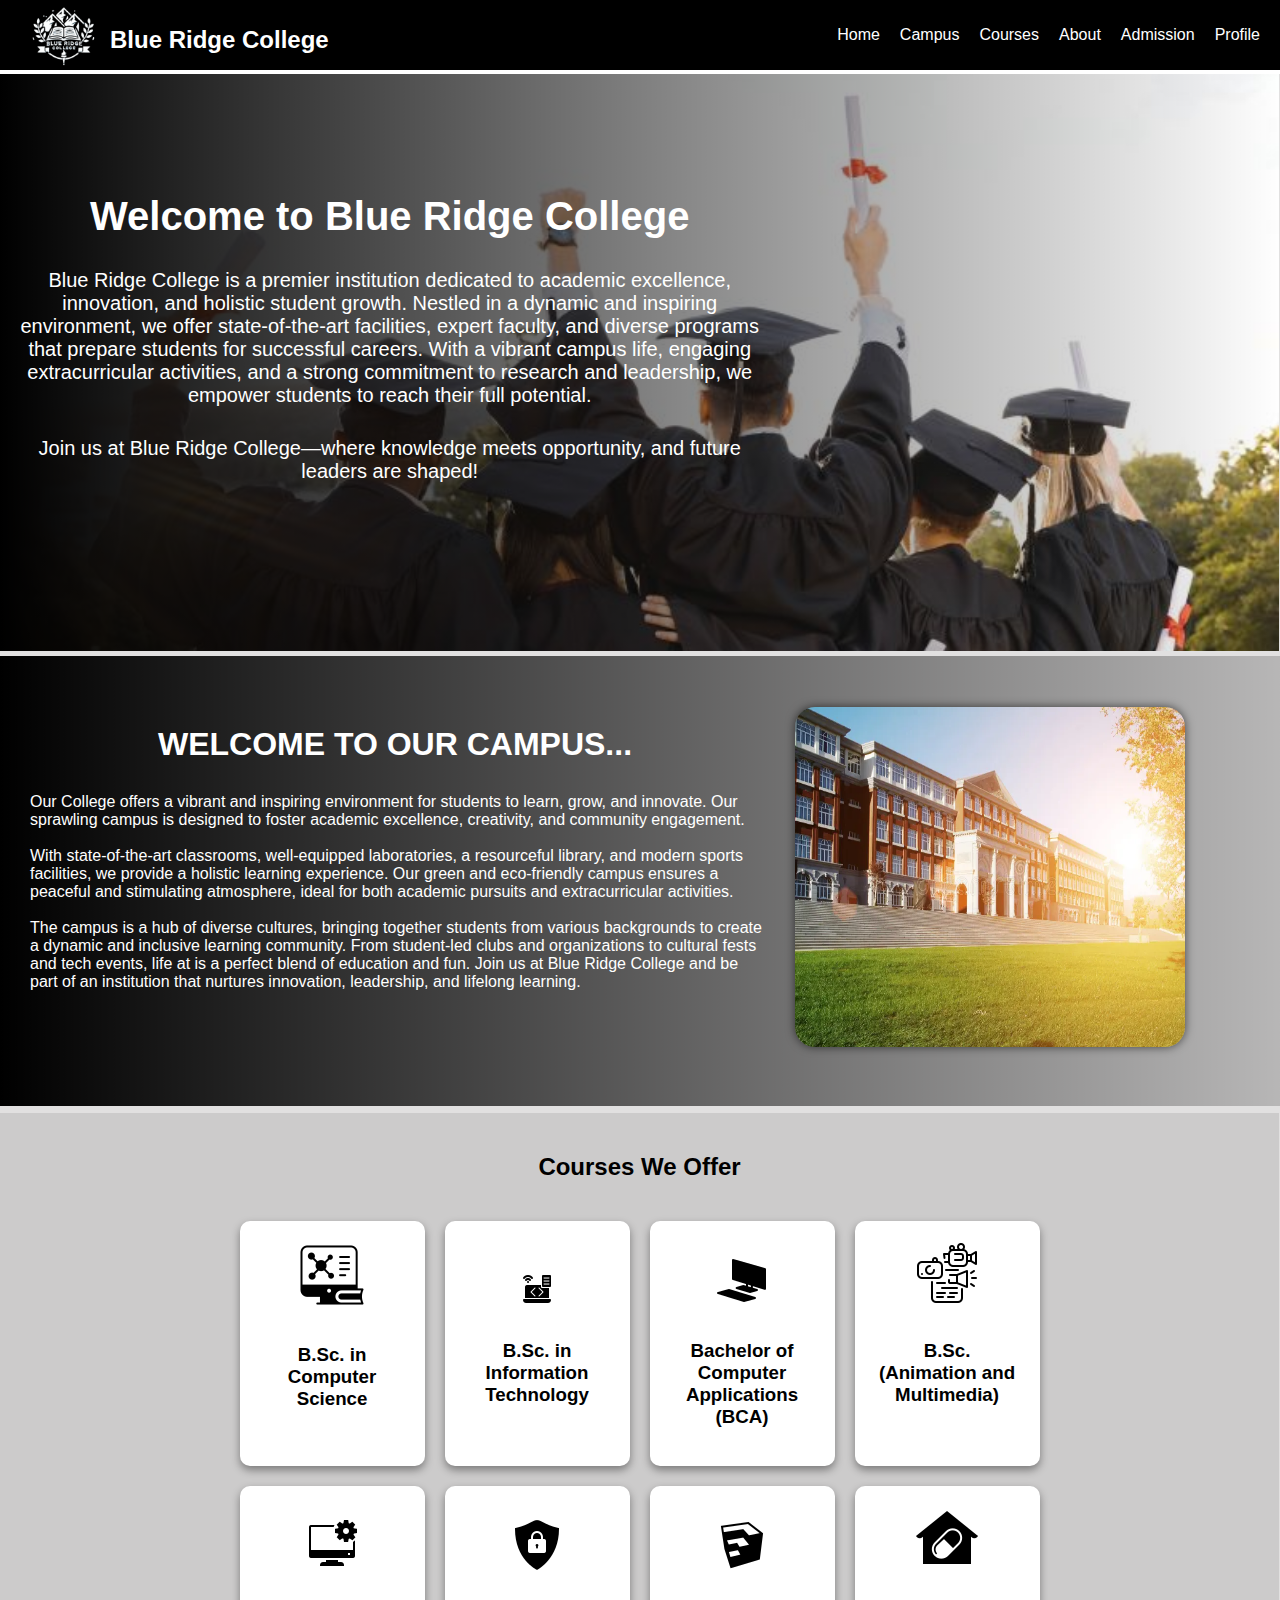
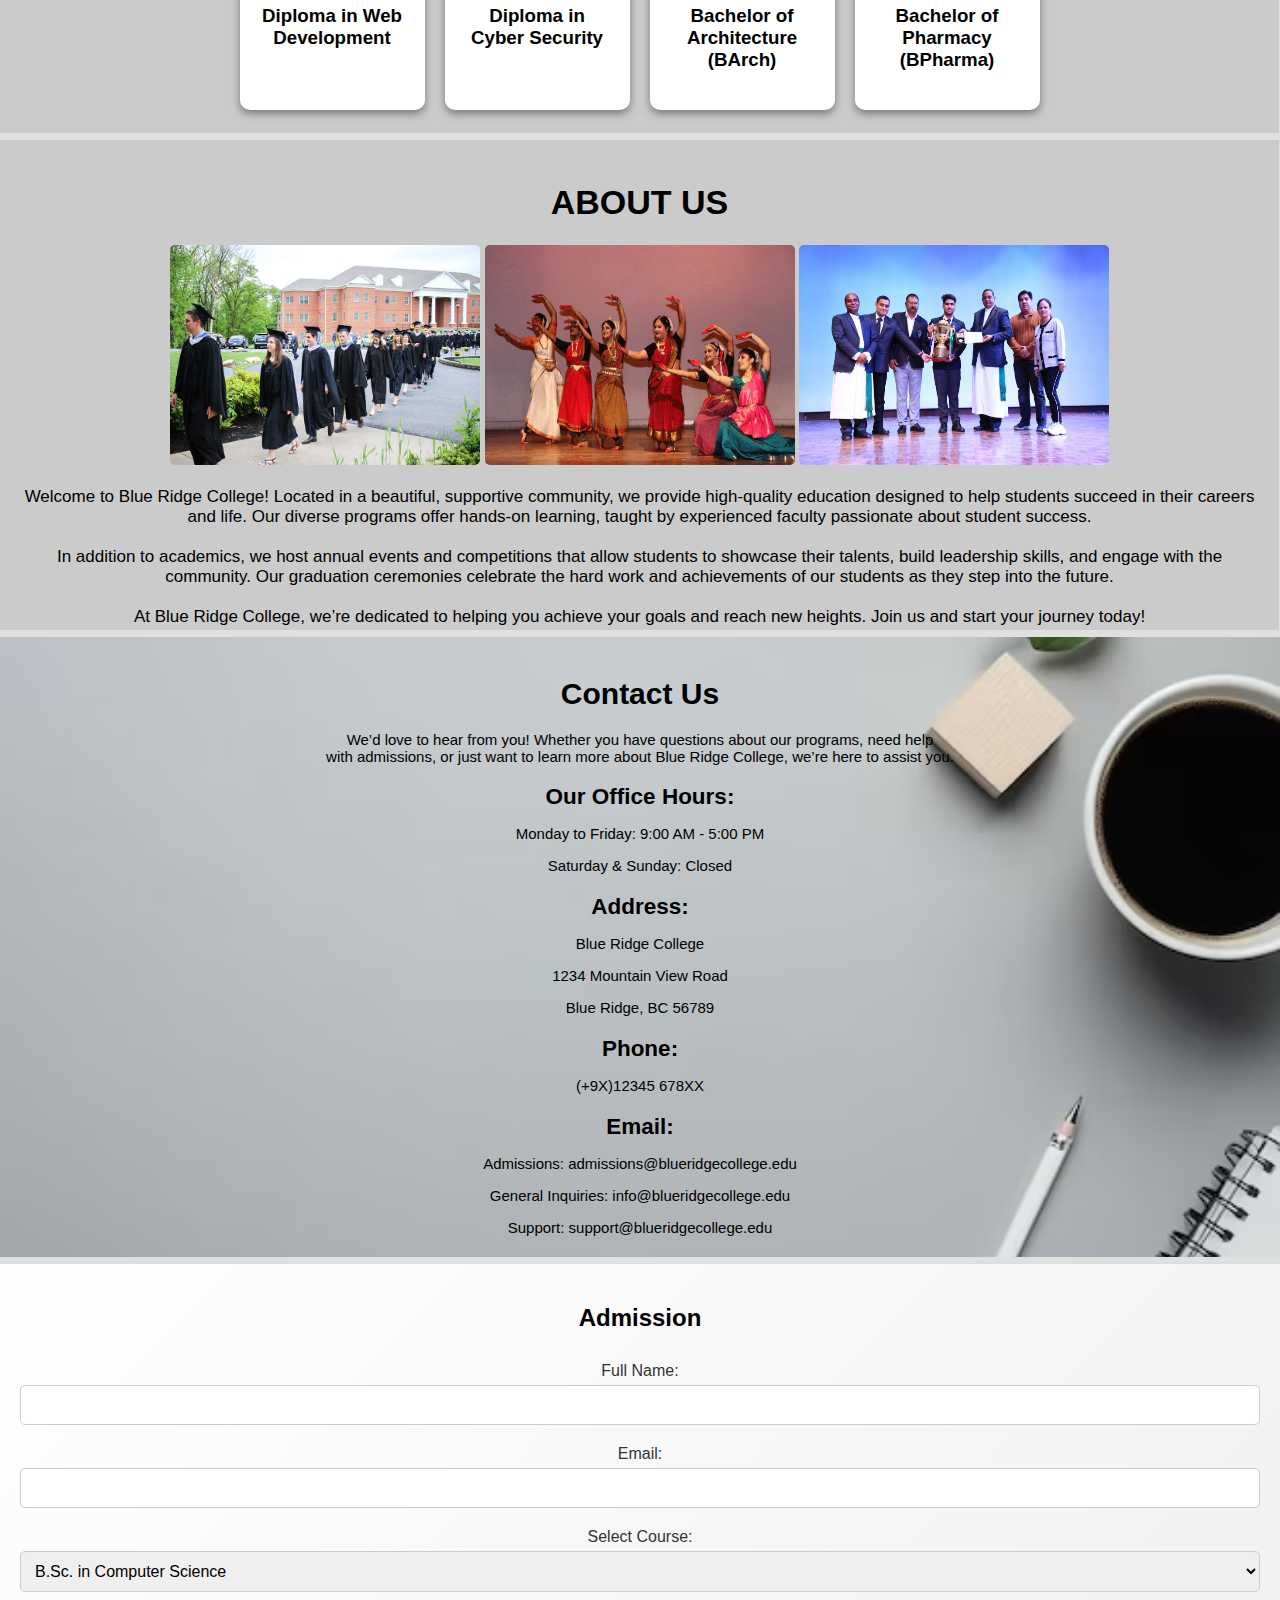
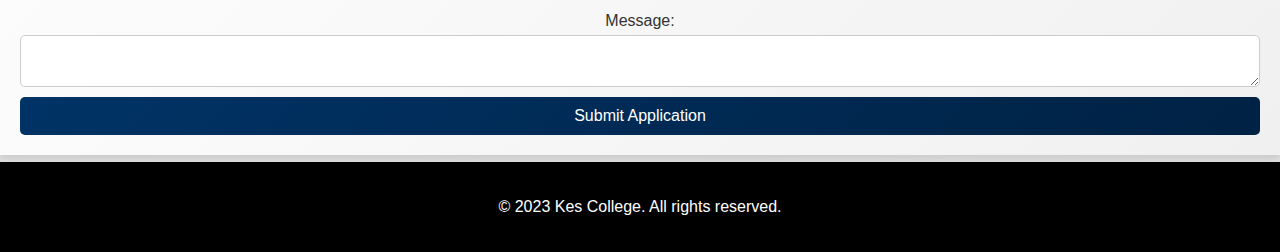
<file: index.html>
<!DOCTYPE html>
<html lang="en">
<head>
  <meta charset="UTF-8">
  <meta name="viewport" content="width=device-width, initial-scale=1.0">
  <title>Blue Ridge College</title>
  <link rel="stylesheet" href="styles.css">
</head>
<body>
  <!-- Navbar -->
  <nav>
    <div class="logo">
<img src="logo.png" height="90px" width="90px">
<p>Blue Ridge College<p></div>
    <ul>
      <li><a href="#home">Home</a></li>
 <li><a href="#Campus">Campus</a></li>
      <li><a href="#courses">Courses</a></li>
      <li><a href="#about">About</a></li>

<li><a href="#admission">Admission</a></li>
      <li><a href="profile.html">Profile</a></li>
      
    </ul>
  </nav>

  <!-- Home Section -->
  <section id="home" class="home">
  <div class="size"> <h1> Welcome to Blue Ridge College</h1>
<p>Blue Ridge College is a premier institution dedicated to academic excellence, innovation, and holistic student growth. Nestled in a dynamic and inspiring environment, we offer state-of-the-art facilities, expert faculty, and diverse programs that prepare students for successful careers. With a vibrant campus life, engaging extracurricular activities, and a strong commitment to research and leadership, we empower students to reach their full potential.</p>

<p>Join us at Blue Ridge College—where knowledge meets opportunity, and future leaders are shaped!</p></div>
     </section>
 <section id="Campus" class="read">
<h1>WELCOME TO OUR CAMPUS...</h1>
        <p>Our College offers a vibrant and inspiring environment for students to learn, grow, and innovate. Our sprawling campus is designed to foster academic excellence, creativity, and community engagement.<br>
<br>
With state-of-the-art classrooms, well-equipped laboratories, a resourceful library, and modern sports facilities, we provide a holistic learning experience. Our green and eco-friendly campus ensures a peaceful and stimulating atmosphere, ideal for both academic pursuits and extracurricular activities.<br><br>

The campus is a hub of diverse cultures, bringing together students from various backgrounds to create a dynamic and inclusive learning community. From student-led clubs and organizations to cultural fests and tech events, life at  is a perfect blend of education and fun.

Join us at Blue Ridge College and be part of an institution that nurtures innovation, leadership, and lifelong learning.</p>
<img src="campus.webp" height="340px" width="390px">
</section>

  <!-- Courses Section -->
   <section id="courses" class="courses">
        <h2>Courses We Offer</h2>
        <div class="course-grid">
            <div class="course">
                <a href="bsccs.html">
                    <div class="icon"><img src="course1.png"></div>
                    <h3>B.Sc. in Computer Science</h3>
                </a>
            </div>
            <div class="course">
                <a href="overview.html">
                    <div class="icon"><img src="course2.png"></div>
                    <h3>B.Sc. in Information Technology</h3>
                </a>
            </div>
            <div class="course">
                <a href="bca.html">
                    <div class="icon"><img src="course3.png"></div>
                    <h3>Bachelor of Computer Applications (BCA)</h3>
                </a>
            </div>
            <div class="course">
                <a href="bscam.html">
                    <div class="icon"><img src="course4.png"></div>
                    <h3>B.Sc. (Animation and Multimedia)</h3>
                </a>
            </div>
            <div class="course">
                <a href="webdev.html">
                    <div class="icon"><img src="course5.png"></div>
                    <h3>Diploma in Web Development</h3>
                </a>
            </div>
            <div class="course">
                <a href="cyber.html">
                    <div class="icon"><img src="course6.png"></div>
                    <h3>Diploma in Cyber Security</h3>
                </a>
            </div>
 <div class="course">
                <a href="barch.html">
                    <div class="icon"><img src="course7.png"></div>
                    <h3>Bachelor of Architecture (BArch)</h3>
                </a>
            </div>

 <div class="course">
                <a href="bpharma.html">
                    <div class="icon"><img src="course8.png"></div>
                    <h3>Bachelor of Pharmacy (BPharma)</h3>
                </a>
            </div>

        </div>
    </section>


  <!-- About Section -->
  <section id="about" class="about">
<h1>
ABOUT US</h1>
<img src="image1.jpg" height="220px" width="310px">
<img src="image3.webp" height="220px" width="310px">
<img src="image2.jpg" height="220px" width="310px">
   
        <p>Welcome to Blue Ridge College! Located in a beautiful, supportive community, we provide high-quality education designed to help students succeed in their careers and life. Our diverse programs offer hands-on learning, taught by experienced faculty passionate about student success.<br><br>

In addition to academics, we host annual events and competitions that allow students to showcase their talents, build leadership skills, and engage with the community. Our graduation ceremonies celebrate the hard work and achievements of our students as they step into the future.<br><br>

At Blue Ridge College, we’re dedicated to helping you achieve your goals and reach new heights. Join us and start your journey today!
<br>
</p>

  </section>
 <section class="contact-section">
        <div class="container">
            <h1>Contact Us</h1>
            <p>We’d love to hear from you! Whether you have questions about our programs, need help <br>with admissions, or just want to learn more about Blue Ridge College, we’re here to assist you.</p>
            
            <div class="contact-info">
                <h2>Our Office Hours:</h2>
                <p>Monday to Friday: 9:00 AM - 5:00 PM</p>
                <p>Saturday & Sunday: Closed</p>
            </div>

            <div class="contact-info">
                <h2>Address:</h2>
                <p>Blue Ridge College</p>
                <p>1234 Mountain View Road</p>
                <p>Blue Ridge, BC 56789</p>
            </div>

            <div class="contact-info">
                <h2>Phone:</h2>
                <p>(+9X)12345 678XX</p>
            </div>

            <div class="contact-info">
                <h2>Email:</h2>
                <p>Admissions: admissions@blueridgecollege.edu</p>
                <p>General Inquiries: info@blueridgecollege.edu</p>
                <p>Support: support@blueridgecollege.edu</p>
            </div>

                    </div>
    </section>
  <!-- Admission Form -->
    <section id="admission" class="admission">
            <h2>Admission</h2>
            <form>
                <label for="name">Full Name:</label>
                <input type="text" id="name" name="name" required>
                <label for="email">Email:</label>
                <input type="email" id="email" name="email" required>
                <label for="course">Select Course:</label>
                <select id="course" name="course" required>
                    <option>B.Sc. in Computer Science</option>
                    <option>B.Sc. in Information Technology</option>
                    <option>Bachelor of Computer Applications(BCA)</option>
                    <option>B.Sc. (Animation and MultimediaP</option>
                    <option>Diploma in Web Development</option>
                    <option>Diploma in Cyber Security</option>
                    <option>Bachelor of Architecture(BArch)</option>
                    <option>Bachelor of Pharmacy(BPharma)</option>

                </select>
                <label for="message">Message:</label>
                <textarea id="message" name="message" required></textarea>
                <button type="submit">Submit Application</button>
            </form>
        </section>

  <!-- Footer -->
  <footer>
    <p>&copy; 2023 Kes College. All rights reserved.</p>
  </footer>

  <script src="script.js"></script>
</body>
</html>
</file>
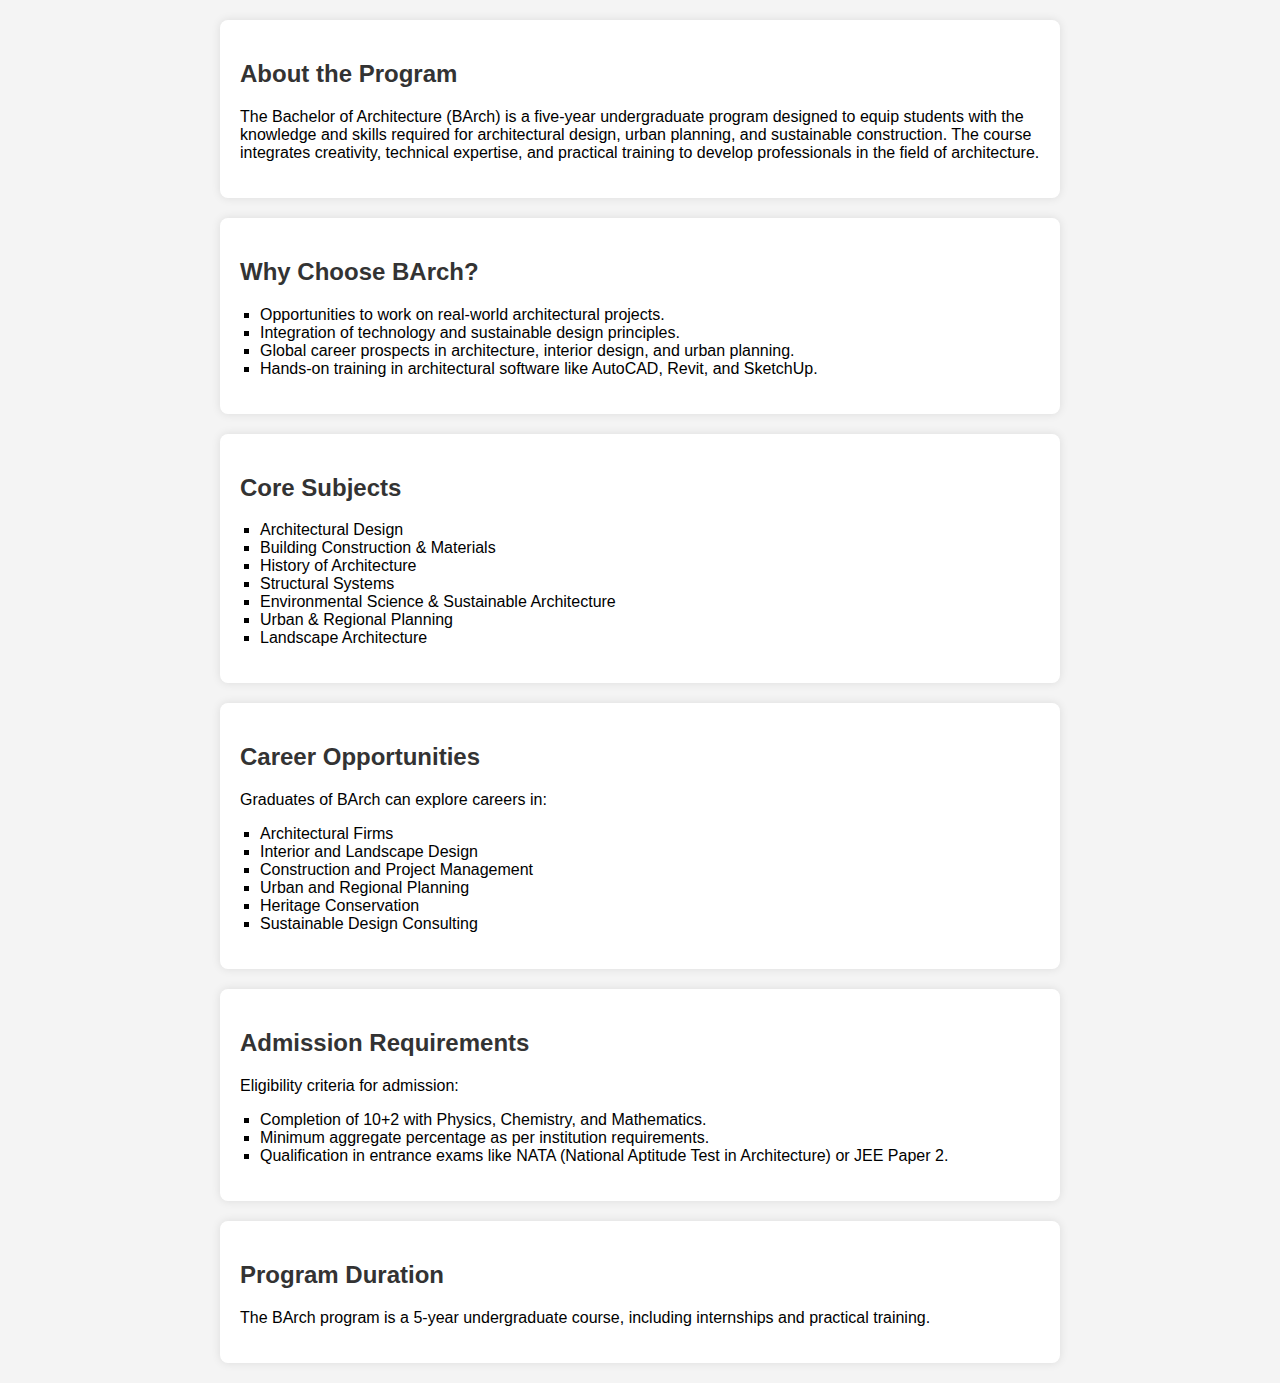
<file: barch.html>
<!DOCTYPE html>
<html lang="en">
<head>
    <meta charset="UTF-8">
    <meta name="viewport" content="width=device-width, initial-scale=1.0">
    <title>Bachelor of Architecture (BArch) - Overview</title>
    <style>
        body {
            font-family: Arial, sans-serif;
            margin: 0;
            padding: 0;
            background-color: #f4f4f4;
        }
        section {
            max-width: 800px;
            margin: 20px auto;
            background: white;
            padding: 20px;
            border-radius: 8px;
            box-shadow: 0px 0px 10px rgba(0, 0, 0, 0.1);
        }
        h2 {
            color: #333;
        }
        ul {
            list-style-type: square;
            padding-left: 20px;
        }
    </style>
</head>
<body>
    <section>
        <h2>About the Program</h2>
        <p>The Bachelor of Architecture (BArch) is a five-year undergraduate program designed to equip students with the knowledge and skills required for architectural design, urban planning, and sustainable construction. The course integrates creativity, technical expertise, and practical training to develop professionals in the field of architecture.</p>
    </section>
    <section>
        <h2>Why Choose BArch?</h2>
        <ul>
            <li>Opportunities to work on real-world architectural projects.</li>
            <li>Integration of technology and sustainable design principles.</li>
            <li>Global career prospects in architecture, interior design, and urban planning.</li>
            <li>Hands-on training in architectural software like AutoCAD, Revit, and SketchUp.</li>
        </ul>
    </section>
    <section>
        <h2>Core Subjects</h2>
        <ul>
            <li>Architectural Design</li>
            <li>Building Construction & Materials</li>
            <li>History of Architecture</li>
            <li>Structural Systems</li>
            <li>Environmental Science & Sustainable Architecture</li>
            <li>Urban & Regional Planning</li>
            <li>Landscape Architecture</li>
        </ul>
    </section>
    <section>
        <h2>Career Opportunities</h2>
        <p>Graduates of BArch can explore careers in:</p>
        <ul>
            <li>Architectural Firms</li>
            <li>Interior and Landscape Design</li>
            <li>Construction and Project Management</li>
            <li>Urban and Regional Planning</li>
            <li>Heritage Conservation</li>
            <li>Sustainable Design Consulting</li>
        </ul>
    </section>
    <section>
        <h2>Admission Requirements</h2>
        <p>Eligibility criteria for admission:</p>
        <ul>
            <li>Completion of 10+2 with Physics, Chemistry, and Mathematics.</li>
            <li>Minimum aggregate percentage as per institution requirements.</li>
            <li>Qualification in entrance exams like NATA (National Aptitude Test in Architecture) or JEE Paper 2.</li>
        </ul>
    </section>
    <section>
        <h2>Program Duration</h2>
        <p>The BArch program is a 5-year undergraduate course, including internships and practical training.</p>
    </section>
</body>
</html>
</file>
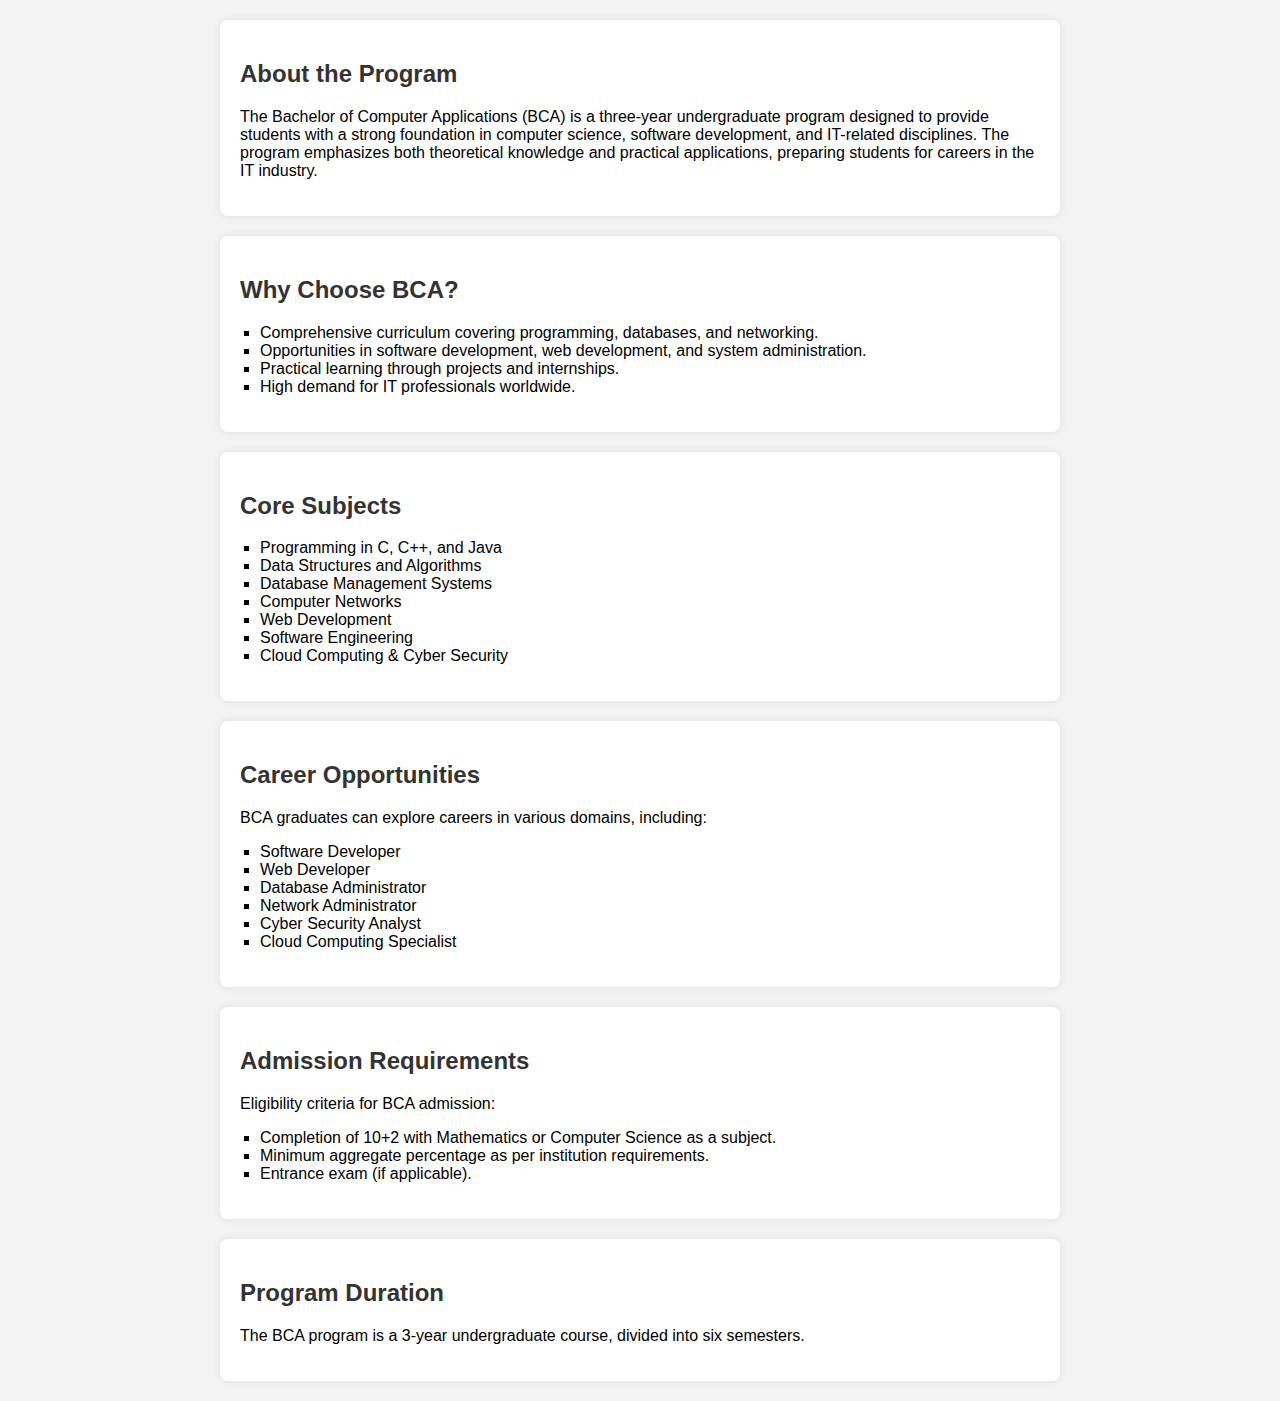
<file: bca.html>
<!DOCTYPE html>
<html lang="en">
<head>
    <meta charset="UTF-8">
    <meta name="viewport" content="width=device-width, initial-scale=1.0">
    <title>Bachelor of Computer Applications (BCA) - Overview</title>
    <style>
        body {
            font-family: Arial, sans-serif;
            margin: 0;
            padding: 0;
            background-color: #f4f4f4;
        }
        section {
            max-width: 800px;
            margin: 20px auto;
            background: white;
            padding: 20px;
            border-radius: 8px;
            box-shadow: 0px 0px 10px rgba(0, 0, 0, 0.1);
        }
        h2 {
            color: #333;
        }
        ul {
            list-style-type: square;
            padding-left: 20px;
        }
    </style>
</head>
<body>
    <section>
        <h2>About the Program</h2>
        <p>The Bachelor of Computer Applications (BCA) is a three-year undergraduate program designed to provide students with a strong foundation in computer science, software development, and IT-related disciplines. The program emphasizes both theoretical knowledge and practical applications, preparing students for careers in the IT industry.</p>
    </section>
    <section>
        <h2>Why Choose BCA?</h2>
        <ul>
            <li>Comprehensive curriculum covering programming, databases, and networking.</li>
            <li>Opportunities in software development, web development, and system administration.</li>
            <li>Practical learning through projects and internships.</li>
            <li>High demand for IT professionals worldwide.</li>
        </ul>
    </section>
    <section>
        <h2>Core Subjects</h2>
        <ul>
            <li>Programming in C, C++, and Java</li>
            <li>Data Structures and Algorithms</li>
            <li>Database Management Systems</li>
            <li>Computer Networks</li>
            <li>Web Development</li>
            <li>Software Engineering</li>
            <li>Cloud Computing & Cyber Security</li>
        </ul>
    </section>
    <section>
        <h2>Career Opportunities</h2>
        <p>BCA graduates can explore careers in various domains, including:</p>
        <ul>
            <li>Software Developer</li>
            <li>Web Developer</li>
            <li>Database Administrator</li>
            <li>Network Administrator</li>
            <li>Cyber Security Analyst</li>
            <li>Cloud Computing Specialist</li>
        </ul>
    </section>
    <section>
        <h2>Admission Requirements</h2>
        <p>Eligibility criteria for BCA admission:</p>
        <ul>
            <li>Completion of 10+2 with Mathematics or Computer Science as a subject.</li>
            <li>Minimum aggregate percentage as per institution requirements.</li>
            <li>Entrance exam (if applicable).</li>
        </ul>
    </section>
    <section>
        <h2>Program Duration</h2>
        <p>The BCA program is a 3-year undergraduate course, divided into six semesters.</p>
    </section>
</body>
</html>
</file>
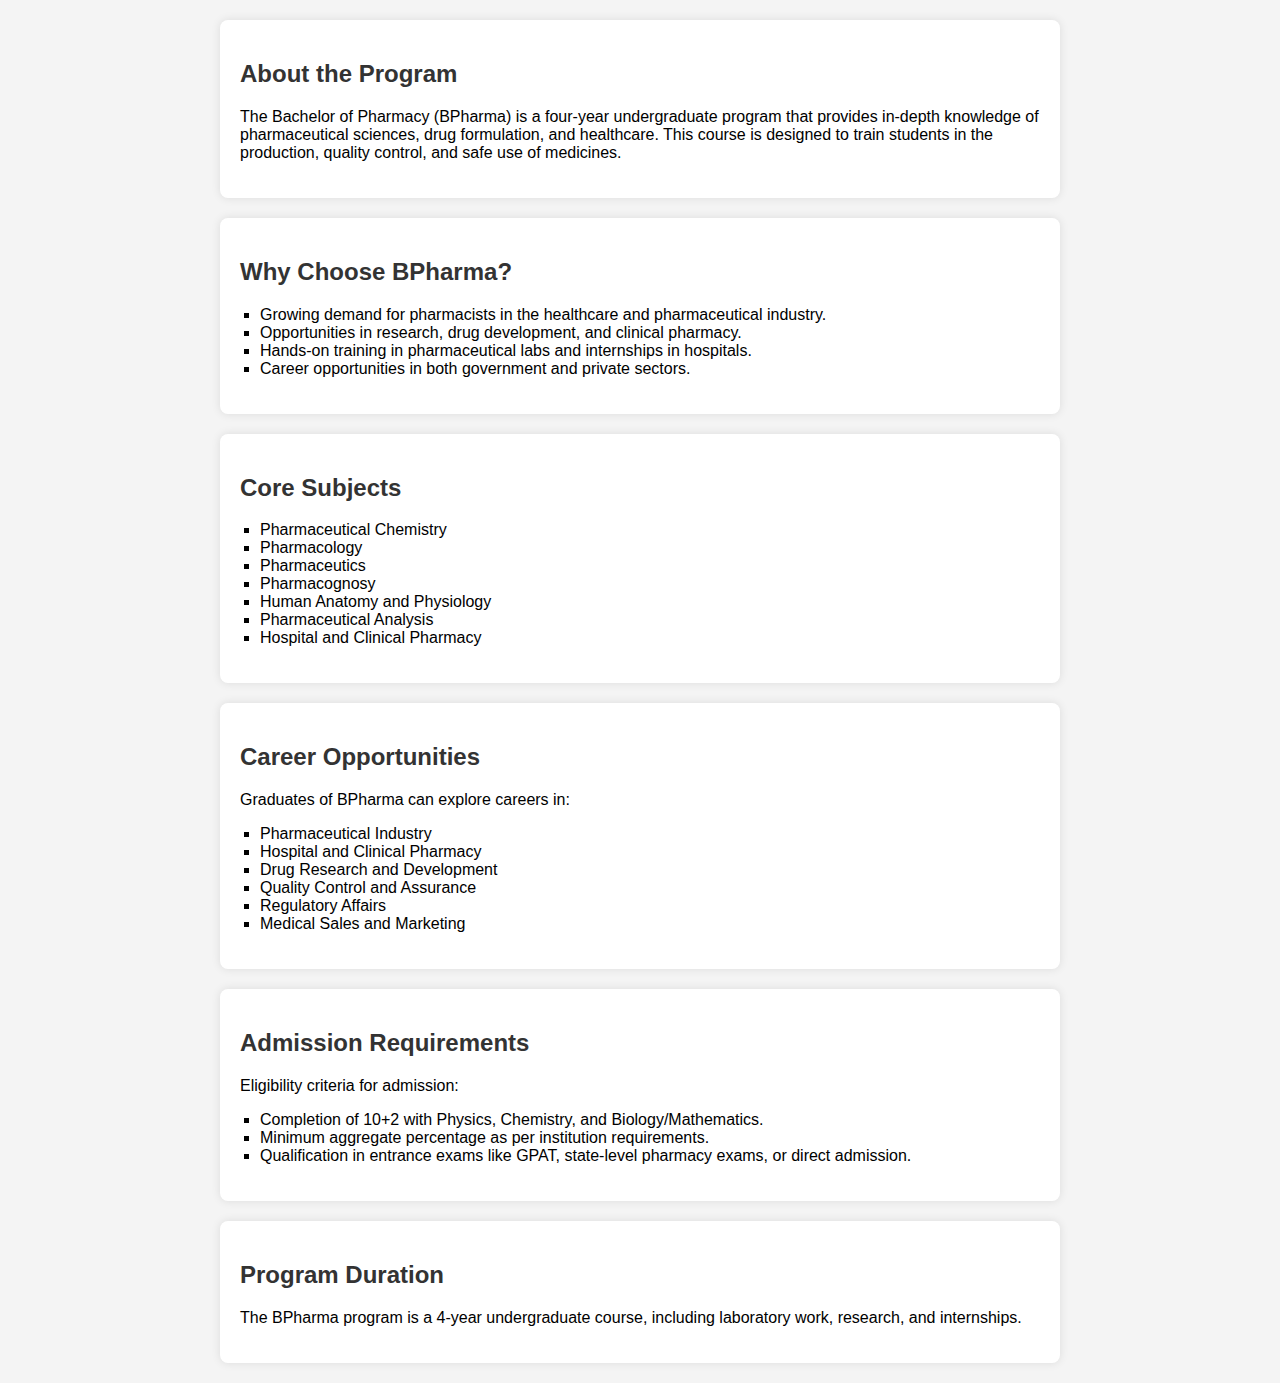
<file: bpharma.html>
<!DOCTYPE html>
<html lang="en">
<head>
    <meta charset="UTF-8">
    <meta name="viewport" content="width=device-width, initial-scale=1.0">
    <title>Bachelor of Pharmacy (BPharma) - Overview</title>
    <style>
        body {
            font-family: Arial, sans-serif;
            margin: 0;
            padding: 0;
            background-color: #f4f4f4;
        }
        section {
            max-width: 800px;
            margin: 20px auto;
            background: white;
            padding: 20px;
            border-radius: 8px;
            box-shadow: 0px 0px 10px rgba(0, 0, 0, 0.1);
        }
        h2 {
            color: #333;
        }
        ul {
            list-style-type: square;
            padding-left: 20px;
        }
    </style>
</head>
<body>
    <section>
        <h2>About the Program</h2>
        <p>The Bachelor of Pharmacy (BPharma) is a four-year undergraduate program that provides in-depth knowledge of pharmaceutical sciences, drug formulation, and healthcare. This course is designed to train students in the production, quality control, and safe use of medicines.</p>
    </section>
    <section>
        <h2>Why Choose BPharma?</h2>
        <ul>
            <li>Growing demand for pharmacists in the healthcare and pharmaceutical industry.</li>
            <li>Opportunities in research, drug development, and clinical pharmacy.</li>
            <li>Hands-on training in pharmaceutical labs and internships in hospitals.</li>
            <li>Career opportunities in both government and private sectors.</li>
        </ul>
    </section>
    <section>
        <h2>Core Subjects</h2>
        <ul>
            <li>Pharmaceutical Chemistry</li>
            <li>Pharmacology</li>
            <li>Pharmaceutics</li>
            <li>Pharmacognosy</li>
            <li>Human Anatomy and Physiology</li>
            <li>Pharmaceutical Analysis</li>
            <li>Hospital and Clinical Pharmacy</li>
        </ul>
    </section>
    <section>
        <h2>Career Opportunities</h2>
        <p>Graduates of BPharma can explore careers in:</p>
        <ul>
            <li>Pharmaceutical Industry</li>
            <li>Hospital and Clinical Pharmacy</li>
            <li>Drug Research and Development</li>
            <li>Quality Control and Assurance</li>
            <li>Regulatory Affairs</li>
            <li>Medical Sales and Marketing</li>
        </ul>
    </section>
    <section>
        <h2>Admission Requirements</h2>
        <p>Eligibility criteria for admission:</p>
        <ul>
            <li>Completion of 10+2 with Physics, Chemistry, and Biology/Mathematics.</li>
            <li>Minimum aggregate percentage as per institution requirements.</li>
            <li>Qualification in entrance exams like GPAT, state-level pharmacy exams, or direct admission.</li>
        </ul>
    </section>
    <section>
        <h2>Program Duration</h2>
        <p>The BPharma program is a 4-year undergraduate course, including laboratory work, research, and internships.</p>
    </section>
</body>
</html>
</file>
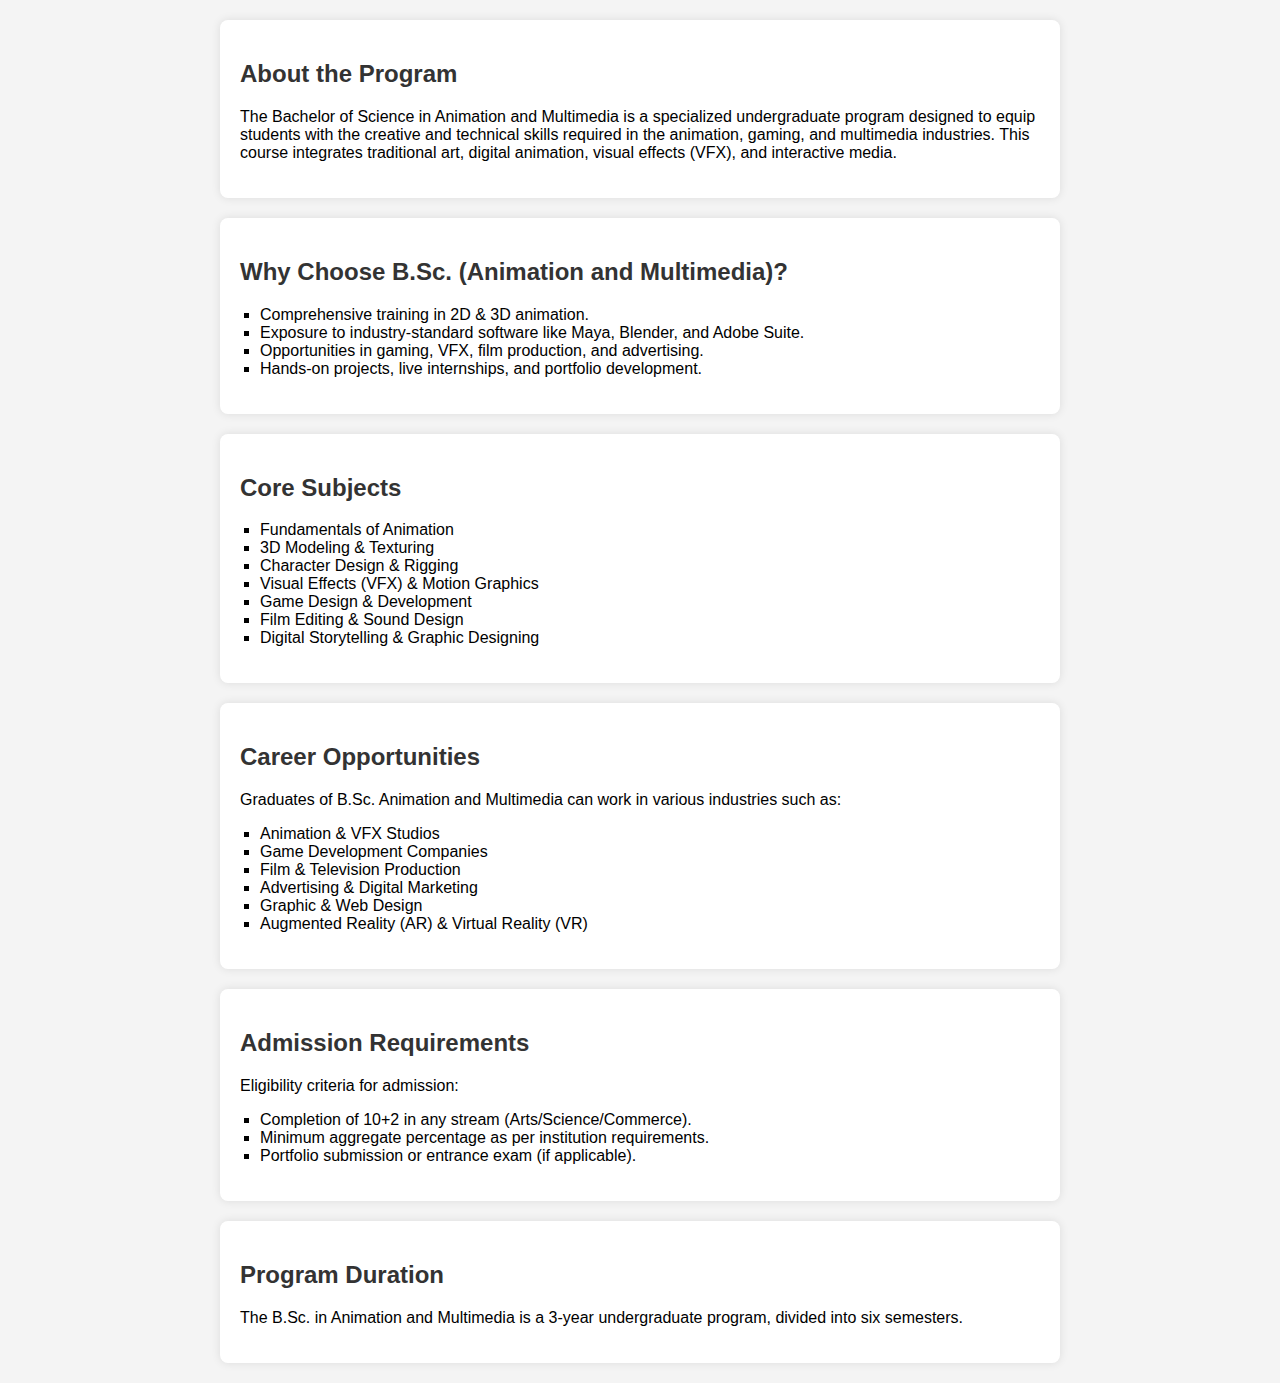
<file: bscam.html>
<!DOCTYPE html>
<html lang="en">
<head>
    <meta charset="UTF-8">
    <meta name="viewport" content="width=device-width, initial-scale=1.0">
    <title>B.Sc. (Animation and Multimedia) - Overview</title>
    <style>
        body {
            font-family: Arial, sans-serif;
            margin: 0;
            padding: 0;
            background-color: #f4f4f4;
        }
        section {
            max-width: 800px;
            margin: 20px auto;
            background: white;
            padding: 20px;
            border-radius: 8px;
            box-shadow: 0px 0px 10px rgba(0, 0, 0, 0.1);
        }
        h2 {
            color: #333;
        }
        ul {
            list-style-type: square;
            padding-left: 20px;
        }
    </style>
</head>
<body>
    <section>
        <h2>About the Program</h2>
        <p>The Bachelor of Science in Animation and Multimedia is a specialized undergraduate program designed to equip students with the creative and technical skills required in the animation, gaming, and multimedia industries. This course integrates traditional art, digital animation, visual effects (VFX), and interactive media.</p>
    </section>
    <section>
        <h2>Why Choose B.Sc. (Animation and Multimedia)?</h2>
        <ul>
            <li>Comprehensive training in 2D & 3D animation.</li>
            <li>Exposure to industry-standard software like Maya, Blender, and Adobe Suite.</li>
            <li>Opportunities in gaming, VFX, film production, and advertising.</li>
            <li>Hands-on projects, live internships, and portfolio development.</li>
        </ul>
    </section>
    <section>
        <h2>Core Subjects</h2>
        <ul>
            <li>Fundamentals of Animation</li>
            <li>3D Modeling & Texturing</li>
            <li>Character Design & Rigging</li>
            <li>Visual Effects (VFX) & Motion Graphics</li>
            <li>Game Design & Development</li>
            <li>Film Editing & Sound Design</li>
            <li>Digital Storytelling & Graphic Designing</li>
        </ul>
    </section>
    <section>
        <h2>Career Opportunities</h2>
        <p>Graduates of B.Sc. Animation and Multimedia can work in various industries such as:</p>
        <ul>
            <li>Animation & VFX Studios</li>
            <li>Game Development Companies</li>
            <li>Film & Television Production</li>
            <li>Advertising & Digital Marketing</li>
            <li>Graphic & Web Design</li>
            <li>Augmented Reality (AR) & Virtual Reality (VR)</li>
        </ul>
    </section>
    <section>
        <h2>Admission Requirements</h2>
        <p>Eligibility criteria for admission:</p>
        <ul>
            <li>Completion of 10+2 in any stream (Arts/Science/Commerce).</li>
            <li>Minimum aggregate percentage as per institution requirements.</li>
            <li>Portfolio submission or entrance exam (if applicable).</li>
        </ul>
    </section>
    <section>
        <h2>Program Duration</h2>
        <p>The B.Sc. in Animation and Multimedia is a 3-year undergraduate program, divided into six semesters.</p>
    </section>
</body>
</html>
</file>
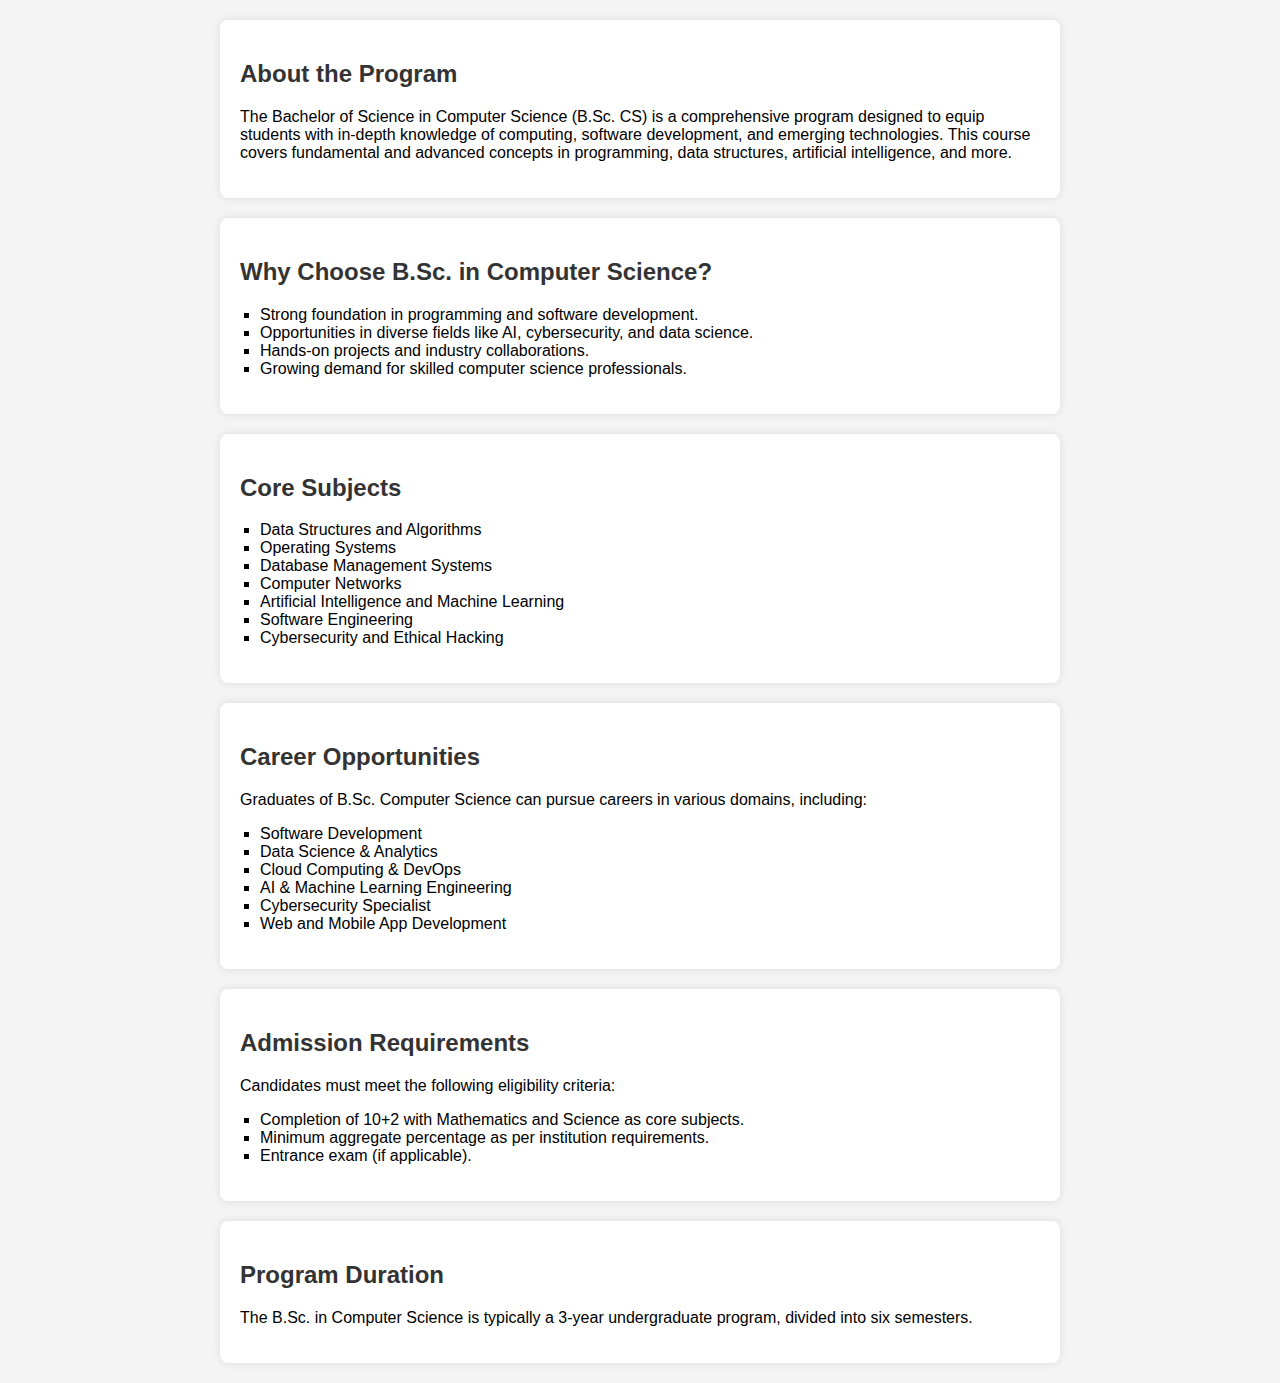
<file: bsccs.html>
<!DOCTYPE html>
<html lang="en">
<head>
    <meta charset="UTF-8">
    <meta name="viewport" content="width=device-width, initial-scale=1.0">
    <title>B.Sc. in Computer Science - Overview</title>
    <style>
        body {
            font-family: Arial, sans-serif;
            margin: 0;
            padding: 0;
            background-color: #f4f4f4;
        }
        section {
            max-width: 800px;
            margin: 20px auto;
            background: white;
            padding: 20px;
            border-radius: 8px;
            box-shadow: 0px 0px 10px rgba(0, 0, 0, 0.1);
        }
        h1, h2 {
            color: #333;
        }
        ul {
            list-style-type: square;
            padding-left: 20px;
        }
    </style>
</head>
<body>
    <section>
        <h2>About the Program</h2>
        <p>The Bachelor of Science in Computer Science (B.Sc. CS) is a comprehensive program designed to equip students with in-depth knowledge of computing, software development, and emerging technologies. This course covers fundamental and advanced concepts in programming, data structures, artificial intelligence, and more.</p>
    </section>
    <section>
        <h2>Why Choose B.Sc. in Computer Science?</h2>
        <ul>
            <li>Strong foundation in programming and software development.</li>
            <li>Opportunities in diverse fields like AI, cybersecurity, and data science.</li>
            <li>Hands-on projects and industry collaborations.</li>
            <li>Growing demand for skilled computer science professionals.</li>
        </ul>
    </section>
    <section>
        <h2>Core Subjects</h2>
        <ul>
            <li>Data Structures and Algorithms</li>
            <li>Operating Systems</li>
            <li>Database Management Systems</li>
            <li>Computer Networks</li>
            <li>Artificial Intelligence and Machine Learning</li>
            <li>Software Engineering</li>
            <li>Cybersecurity and Ethical Hacking</li>
        </ul>
    </section>
    <section>
        <h2>Career Opportunities</h2>
        <p>Graduates of B.Sc. Computer Science can pursue careers in various domains, including:</p>
        <ul>
            <li>Software Development</li>
            <li>Data Science & Analytics</li>
            <li>Cloud Computing & DevOps</li>
            <li>AI & Machine Learning Engineering</li>
            <li>Cybersecurity Specialist</li>
            <li>Web and Mobile App Development</li>
        </ul>
    </section>
    <section>
        <h2>Admission Requirements</h2>
        <p>Candidates must meet the following eligibility criteria:</p>
        <ul>
            <li>Completion of 10+2 with Mathematics and Science as core subjects.</li>
            <li>Minimum aggregate percentage as per institution requirements.</li>
            <li>Entrance exam (if applicable).</li>
        </ul>
    </section>
    <section>
        <h2>Program Duration</h2>
        <p>The B.Sc. in Computer Science is typically a 3-year undergraduate program, divided into six semesters.</p>
    </section>
</body>
</html>
</file>
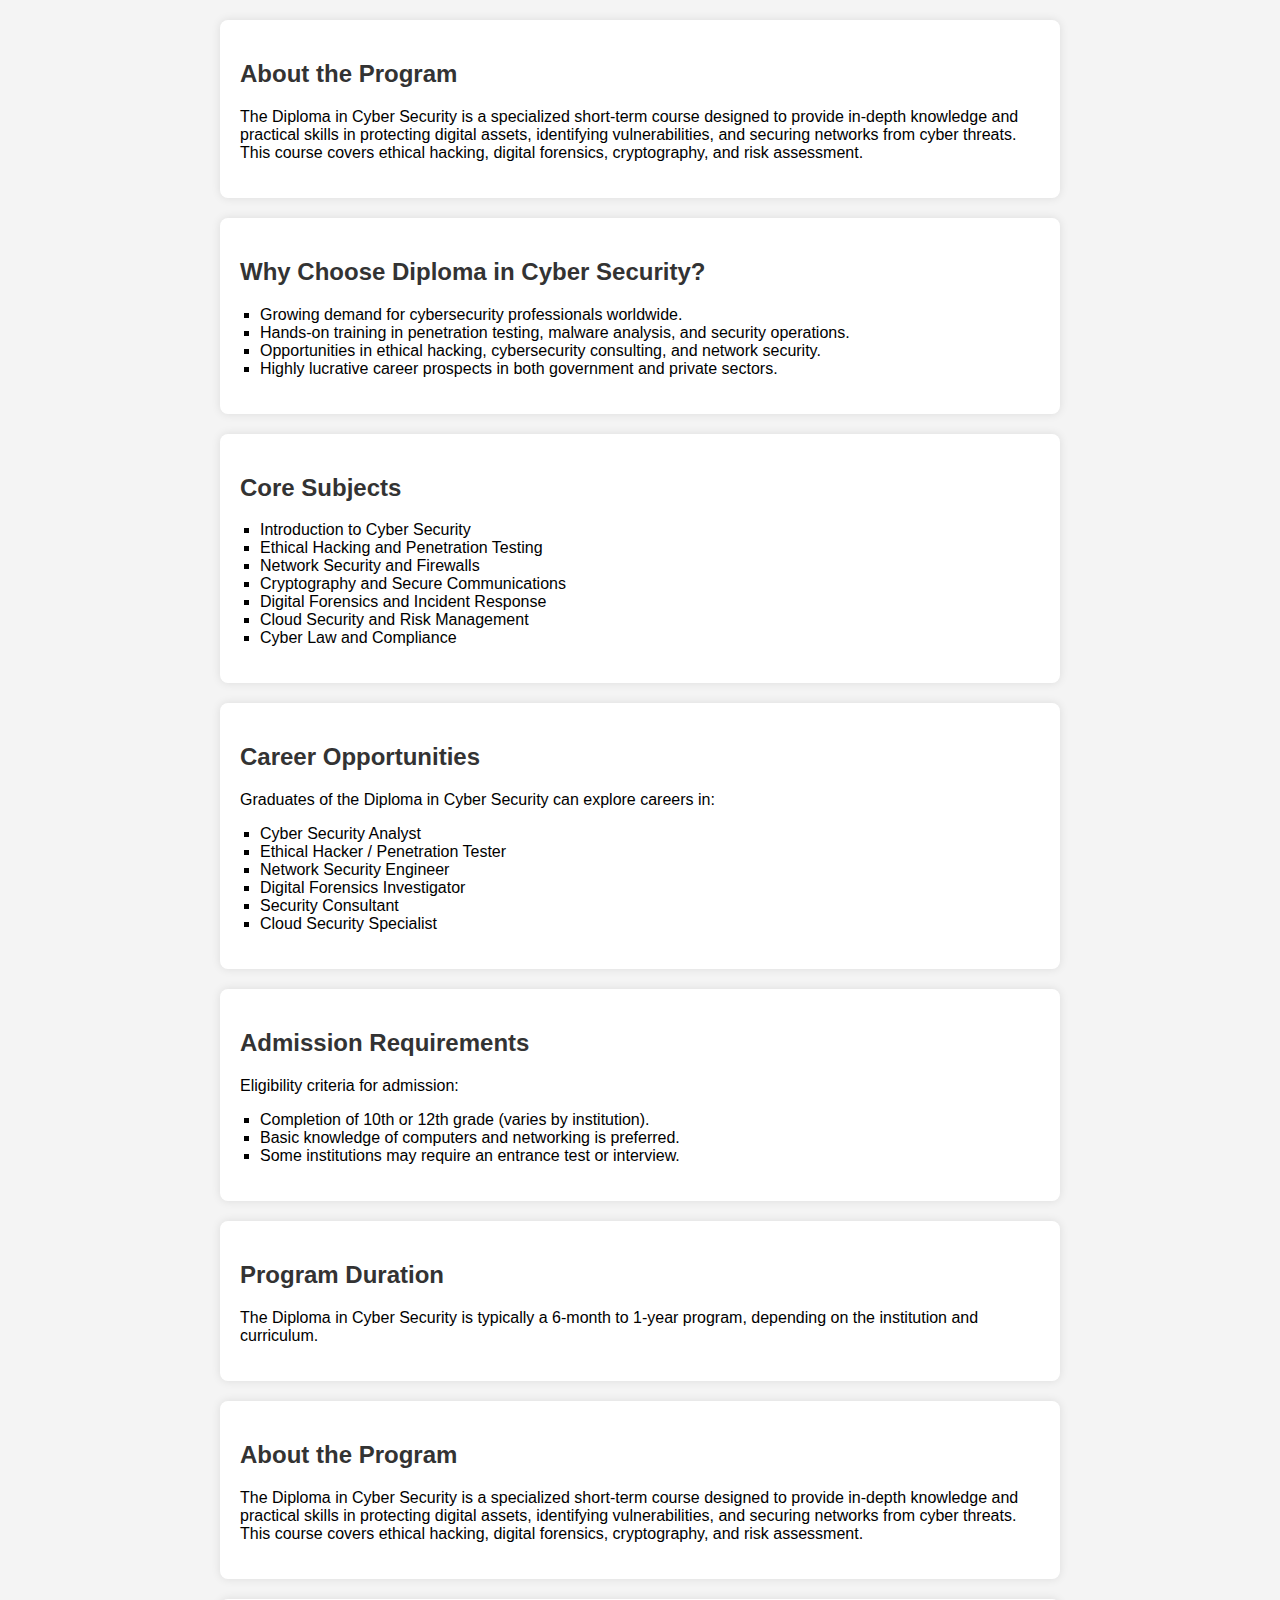
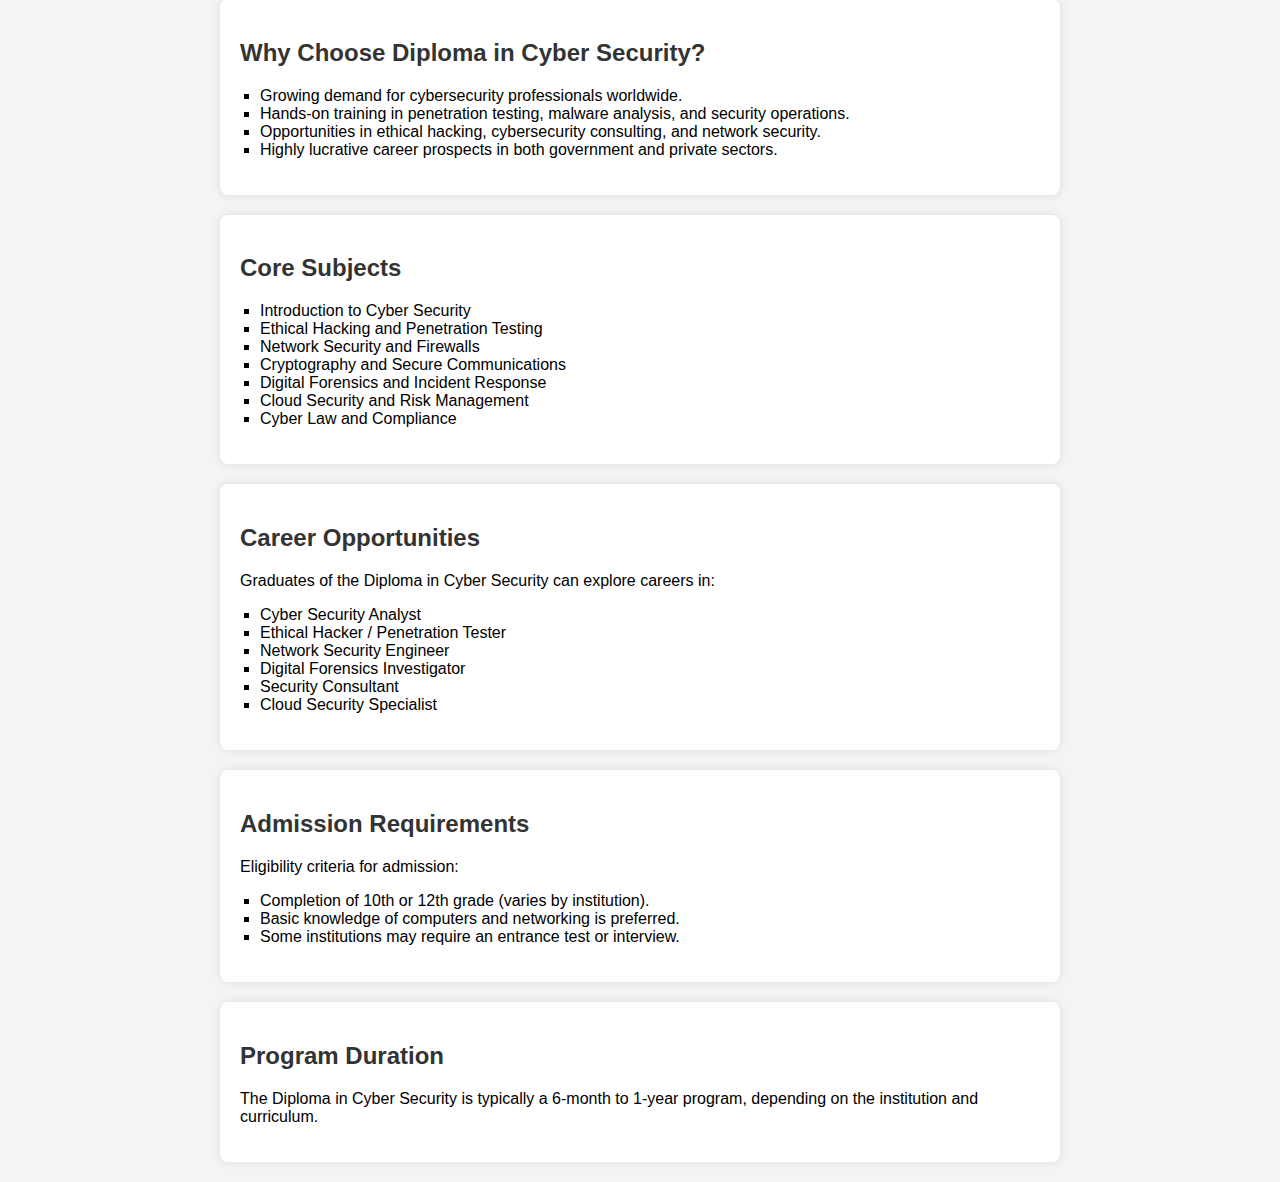
<file: cyber.html>
<!DOCTYPE html>
<html lang="en">
<head>
    <meta charset="UTF-8">
    <meta name="viewport" content="width=device-width, initial-scale=1.0">
    <title>Diploma in Cyber Security - Overview</title>
    <style>
        body {
            font-family: Arial, sans-serif;
            margin: 0;
            padding: 0;
            background-color: #f4f4f4;
        }
        section {
            max-width: 800px;
            margin: 20px auto;
            background: white;
            padding: 20px;
            border-radius: 8px;
            box-shadow: 0px 0px 10px rgba(0, 0, 0, 0.1);
        }
        h2 {
            color: #333;
        }
        ul {
            list-style-type: square;
            padding-left: 20px;
        }
    </style>
</head>
<body>
    <section>
        <h2>About the Program</h2>
        <p>The Diploma in Cyber Security is a specialized short-term course designed to provide in-depth knowledge and practical skills in protecting digital assets, identifying vulnerabilities, and securing networks from cyber threats. This course covers ethical hacking, digital forensics, cryptography, and risk assessment.</p>
    </section>
    <section>
        <h2>Why Choose Diploma in Cyber Security?</h2>
        <ul>
            <li>Growing demand for cybersecurity professionals worldwide.</li>
            <li>Hands-on training in penetration testing, malware analysis, and security operations.</li>
            <li>Opportunities in ethical hacking, cybersecurity consulting, and network security.</li>
            <li>Highly lucrative career prospects in both government and private sectors.</li>
        </ul>
    </section>
    <section>
        <h2>Core Subjects</h2>
        <ul>
            <li>Introduction to Cyber Security</li>
            <li>Ethical Hacking and Penetration Testing</li>
            <li>Network Security and Firewalls</li>
            <li>Cryptography and Secure Communications</li>
            <li>Digital Forensics and Incident Response</li>
            <li>Cloud Security and Risk Management</li>
            <li>Cyber Law and Compliance</li>
        </ul>
    </section>
    <section>
        <h2>Career Opportunities</h2>
        <p>Graduates of the Diploma in Cyber Security can explore careers in:</p>
        <ul>
            <li>Cyber Security Analyst</li>
            <li>Ethical Hacker / Penetration Tester</li>
            <li>Network Security Engineer</li>
            <li>Digital Forensics Investigator</li>
            <li>Security Consultant</li>
            <li>Cloud Security Specialist</li>
        </ul>
    </section>
    <section>
        <h2>Admission Requirements</h2>
        <p>Eligibility criteria for admission:</p>
        <ul>
            <li>Completion of 10th or 12th grade (varies by institution).</li>
            <li>Basic knowledge of computers and networking is preferred.</li>
            <li>Some institutions may require an entrance test or interview.</li>
        </ul>
    </section>
    <section>
        <h2>Program Duration</h2>
        <p>The Diploma in Cyber Security is typically a 6-month to 1-year program, depending on the institution and curriculum.</p>
    </section>
</body>
</html><!DOCTYPE html>
<html lang="en">
<head>
    <meta charset="UTF-8">
    <meta name="viewport" content="width=device-width, initial-scale=1.0">
    <title>Diploma in Cyber Security - Overview</title>
    <style>
        body {
            font-family: Arial, sans-serif;
            margin: 0;
            padding: 0;
            background-color: #f4f4f4;
        }
        section {
            max-width: 800px;
            margin: 20px auto;
            background: white;
            padding: 20px;
            border-radius: 8px;
            box-shadow: 0px 0px 10px rgba(0, 0, 0, 0.1);
        }
        h2 {
            color: #333;
        }
        ul {
            list-style-type: square;
            padding-left: 20px;
        }
    </style>
</head>
<body>
    <section>
        <h2>About the Program</h2>
        <p>The Diploma in Cyber Security is a specialized short-term course designed to provide in-depth knowledge and practical skills in protecting digital assets, identifying vulnerabilities, and securing networks from cyber threats. This course covers ethical hacking, digital forensics, cryptography, and risk assessment.</p>
    </section>
    <section>
        <h2>Why Choose Diploma in Cyber Security?</h2>
        <ul>
            <li>Growing demand for cybersecurity professionals worldwide.</li>
            <li>Hands-on training in penetration testing, malware analysis, and security operations.</li>
            <li>Opportunities in ethical hacking, cybersecurity consulting, and network security.</li>
            <li>Highly lucrative career prospects in both government and private sectors.</li>
        </ul>
    </section>
    <section>
        <h2>Core Subjects</h2>
        <ul>
            <li>Introduction to Cyber Security</li>
            <li>Ethical Hacking and Penetration Testing</li>
            <li>Network Security and Firewalls</li>
            <li>Cryptography and Secure Communications</li>
            <li>Digital Forensics and Incident Response</li>
            <li>Cloud Security and Risk Management</li>
            <li>Cyber Law and Compliance</li>
        </ul>
    </section>
    <section>
        <h2>Career Opportunities</h2>
        <p>Graduates of the Diploma in Cyber Security can explore careers in:</p>
        <ul>
            <li>Cyber Security Analyst</li>
            <li>Ethical Hacker / Penetration Tester</li>
            <li>Network Security Engineer</li>
            <li>Digital Forensics Investigator</li>
            <li>Security Consultant</li>
            <li>Cloud Security Specialist</li>
        </ul>
    </section>
    <section>
        <h2>Admission Requirements</h2>
        <p>Eligibility criteria for admission:</p>
        <ul>
            <li>Completion of 10th or 12th grade (varies by institution).</li>
            <li>Basic knowledge of computers and networking is preferred.</li>
            <li>Some institutions may require an entrance test or interview.</li>
        </ul>
    </section>
    <section>
        <h2>Program Duration</h2>
        <p>The Diploma in Cyber Security is typically a 6-month to 1-year program, depending on the institution and curriculum.</p>
    </section>
</body>
</html>
</file>
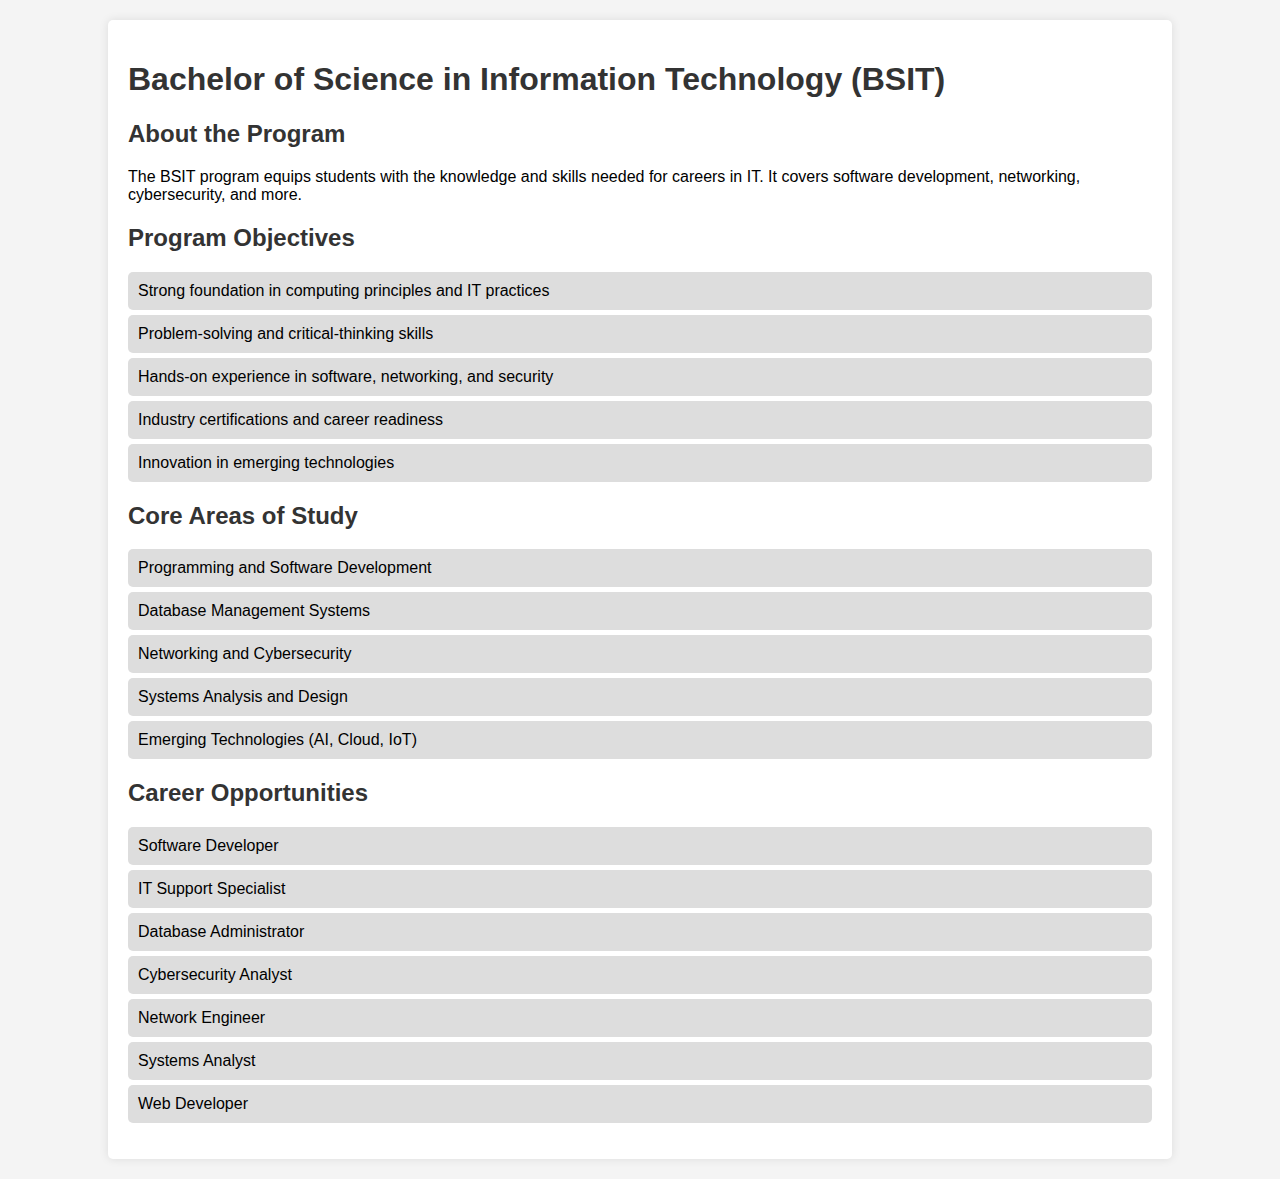
<file: overview.html>
<!DOCTYPE html>
<html lang="en">
<head>
    <meta charset="UTF-8">
    <meta name="viewport" content="width=device-width, initial-scale=1.0">
    <title>BSIT Overview</title>
    <style>
        body {
            font-family: Arial, sans-serif;
            margin: 0;
            padding: 0;
            background-color: #f4f4f4;
        }
        .container {
            width: 80%;
            margin: 20px auto;
            background: white;
            padding: 20px;
            box-shadow: 0 0 10px rgba(0, 0, 0, 0.1);
            border-radius: 5px;
        }
        h1, h2 {
            color: #333;
        }
        ul {
            list-style-type: none;
            padding: 0;
        }
        ul li {
            background: #ddd;
            margin: 5px 0;
            padding: 10px;
            border-radius: 5px;
        }
    </style>
</head>
<body>
    <div class="container">
        <h1>Bachelor of Science in Information Technology (BSIT)</h1>
        <h2>About the Program</h2>
        <p>The BSIT program equips students with the knowledge and skills needed for careers in IT. It covers software development, networking, cybersecurity, and more.</p>
        
        <h2>Program Objectives</h2>
        <ul>
            <li>Strong foundation in computing principles and IT practices</li>
            <li>Problem-solving and critical-thinking skills</li>
            <li>Hands-on experience in software, networking, and security</li>
            <li>Industry certifications and career readiness</li>
            <li>Innovation in emerging technologies</li>
        </ul>
        
        <h2>Core Areas of Study</h2>
        <ul>
            <li>Programming and Software Development</li>
            <li>Database Management Systems</li>
            <li>Networking and Cybersecurity</li>
            <li>Systems Analysis and Design</li>
            <li>Emerging Technologies (AI, Cloud, IoT)</li>
        </ul>
        
        <h2>Career Opportunities</h2>
        <ul>
            <li>Software Developer</li>
            <li>IT Support Specialist</li>
            <li>Database Administrator</li>
            <li>Cybersecurity Analyst</li>
            <li>Network Engineer</li>
            <li>Systems Analyst</li>
            <li>Web Developer</li>
        </ul>
    </div>
</body>
</html>
</file>
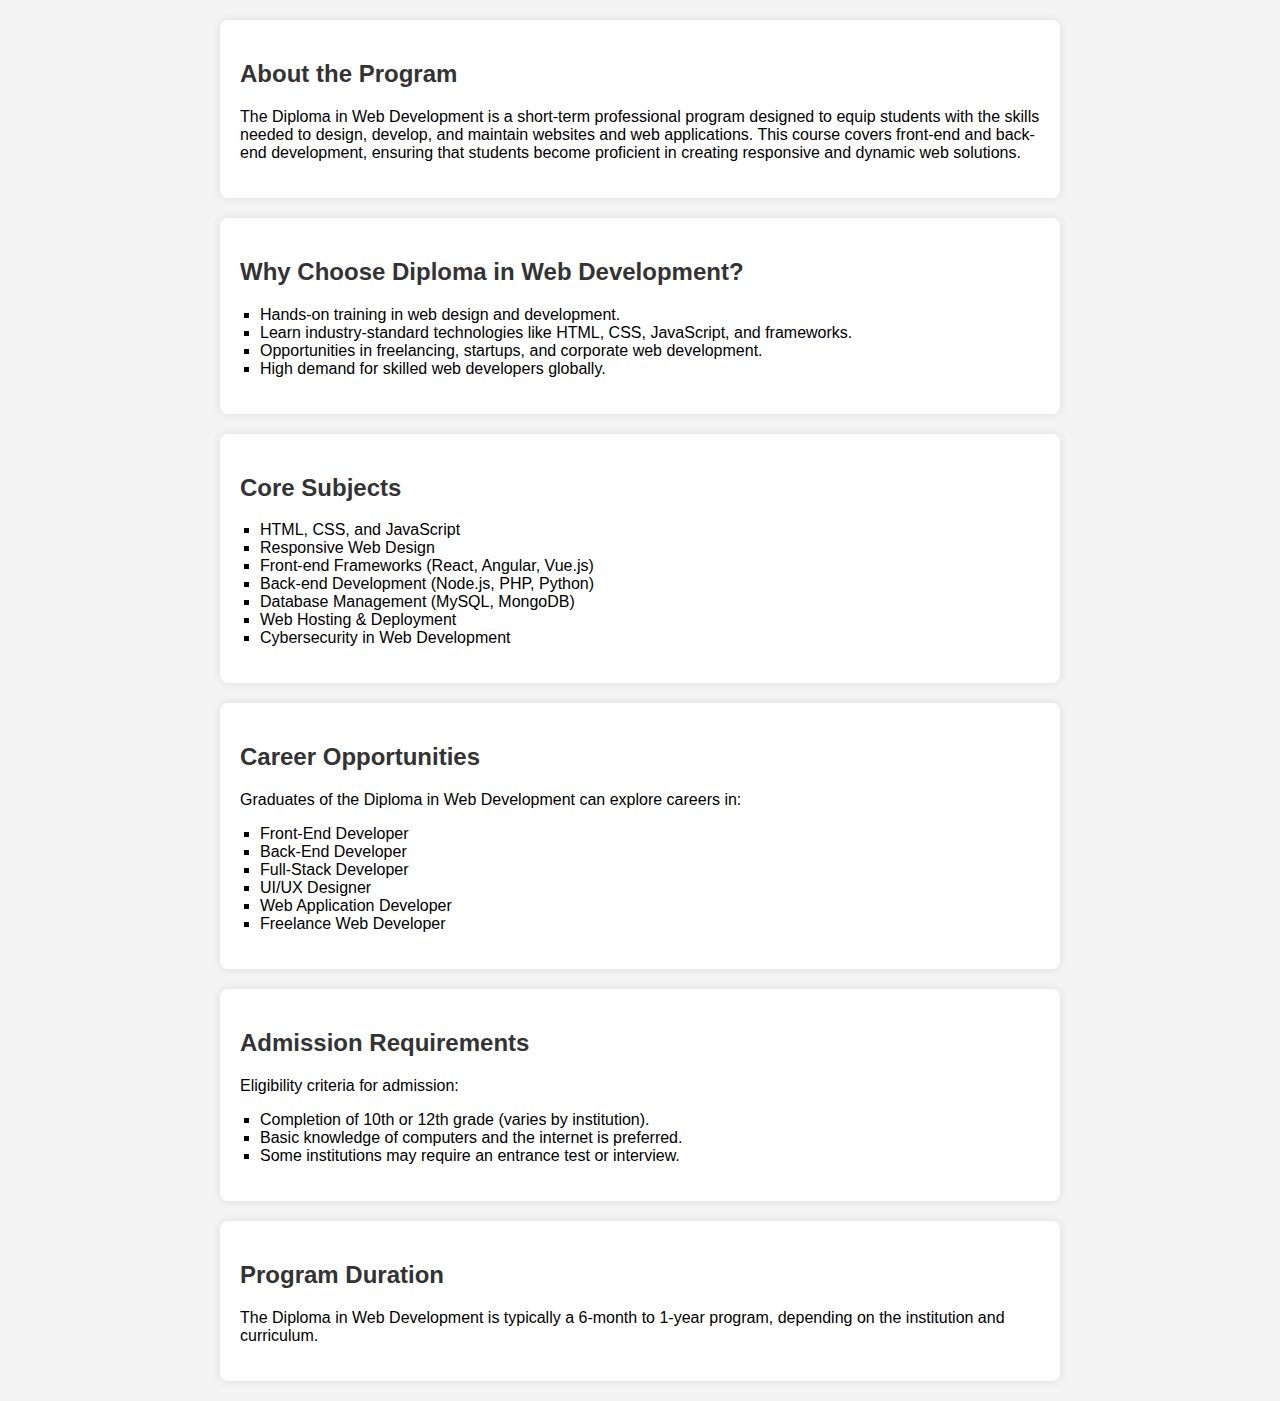
<file: webdev.html>
<!DOCTYPE html>
<html lang="en">
<head>
    <meta charset="UTF-8">
    <meta name="viewport" content="width=device-width, initial-scale=1.0">
    <title>Diploma in Web Development - Overview</title>
    <style>
        body {
            font-family: Arial, sans-serif;
            margin: 0;
            padding: 0;
            background-color: #f4f4f4;
        }
        section {
            max-width: 800px;
            margin: 20px auto;
            background: white;
            padding: 20px;
            border-radius: 8px;
            box-shadow: 0px 0px 10px rgba(0, 0, 0, 0.1);
        }
        h2 {
            color: #333;
        }
        ul {
            list-style-type: square;
            padding-left: 20px;
        }
    </style>
</head>
<body>
    <section>
        <h2>About the Program</h2>
        <p>The Diploma in Web Development is a short-term professional program designed to equip students with the skills needed to design, develop, and maintain websites and web applications. This course covers front-end and back-end development, ensuring that students become proficient in creating responsive and dynamic web solutions.</p>
    </section>
    <section>
        <h2>Why Choose Diploma in Web Development?</h2>
        <ul>
            <li>Hands-on training in web design and development.</li>
            <li>Learn industry-standard technologies like HTML, CSS, JavaScript, and frameworks.</li>
            <li>Opportunities in freelancing, startups, and corporate web development.</li>
            <li>High demand for skilled web developers globally.</li>
        </ul>
    </section>
    <section>
        <h2>Core Subjects</h2>
        <ul>
            <li>HTML, CSS, and JavaScript</li>
            <li>Responsive Web Design</li>
            <li>Front-end Frameworks (React, Angular, Vue.js)</li>
            <li>Back-end Development (Node.js, PHP, Python)</li>
            <li>Database Management (MySQL, MongoDB)</li>
            <li>Web Hosting & Deployment</li>
            <li>Cybersecurity in Web Development</li>
        </ul>
    </section>
    <section>
        <h2>Career Opportunities</h2>
        <p>Graduates of the Diploma in Web Development can explore careers in:</p>
        <ul>
            <li>Front-End Developer</li>
            <li>Back-End Developer</li>
            <li>Full-Stack Developer</li>
            <li>UI/UX Designer</li>
            <li>Web Application Developer</li>
            <li>Freelance Web Developer</li>
        </ul>
    </section>
    <section>
        <h2>Admission Requirements</h2>
        <p>Eligibility criteria for admission:</p>
        <ul>
            <li>Completion of 10th or 12th grade (varies by institution).</li>
            <li>Basic knowledge of computers and the internet is preferred.</li>
            <li>Some institutions may require an entrance test or interview.</li>
        </ul>
    </section>
    <section>
        <h2>Program Duration</h2>
        <p>The Diploma in Web Development is typically a 6-month to 1-year program, depending on the institution and curriculum.</p>
    </section>
</body>
</html>
</file>
<file: styles.css>
/* General Styles */
body {
  font-family: Arial, sans-serif;
  margin: 0;
  padding: 0;
  background-color: rgb(225, 224, 224);
  color: #333;
}
.logo img{
margin-top:-45px;
}
.logo p{
margin-left:90px;
margin-top:-60px;
}
.read{
margin:5px 0px;
    padding: 10px;
height:400px;
    background-color:rgb(204, 203, 203);
}
.read { 
height:430px;
background-image: linear-gradient(to right,rgba(0, 0, 0, 1),rgba(0,0,0, 0.1));
color:white;

}
.read h1{
margin-right:500px;
margin-left:10px;
margin-top:60px;
}
.read p{
text-align:left;
margin-right:500px;
margin-left:20px;
margin-top:30px;
}

.read img{
border-radius:20px;
margin-left:700px;
margin-top:-300px;
box-shadow: 0 0 10px rgba(0, 0, 0, 0.6);
}
.home{
width:97.3%;
margin-top:-7px;
    padding: 17px;
color:white;
    background-color:#c2cbd3;
height:550px;
background-image: linear-gradient(to right,rgba(0, 0, 0, 1),rgba(0,0,0, 0)), url("background1.jpg");
  background-size:100%;
    background-repeat: no-repeat;
}

.home p{
margin-top:30px;
}
.home h1{
margin-top:110px;
}

.size{
margin-top:50px;
margin-right:500px;
font-size:20px;
}
nav {
height:50px;
  display: flex;
  justify-content: space-between;
  align-items: center;
  background-color: rgba(0,0,0,1);
  padding: 10px 20px;
  color: white;
  position: sticky;
  top: 0;
  z-index: 1000;
border-bottom:4px solid;
}

nav .logo {
  font-size: 24px;
  font-weight: bold;
}

nav ul {
  list-style: none;
  display: flex;
  margin: 0;
  padding: 0;
}

nav ul li {
  margin-left: 20px;
}

nav ul li a {
  color: white;
  text-decoration: none;
  font-size: 16px;
}

nav ul li a:hover {
  color: #1abc9c;
}

section {
  padding: 50px 20px;
  text-align: center;
}
.about{
margin:7px 0px;
width:96.8%;
    padding: 20px;
border-radius:0px;
    background-color:rgb(204, 203, 203);
font-size:17px;
height:450px;
 color:black;
}
.about img{
border-radius:5px;
}


.courses {
         height:580px;
margin:7px 0px;
width:96.8%;
    padding: 20px;
border-radius:0px;
    background-color:rgb(204, 203, 203);
color:black; 

        }
       .courses h2 {
            font-size: 24px;
            margin-bottom: 20px;
        }
        .course-grid {
            display: grid;
            grid-template-columns:repeat(4, 1fr);
            gap: 20px;
            padding: 20px;
            max-width: 800px;
            margin: 0 auto;

        }
        .course {
            background: white;
            padding: 20px;
            border-radius: 10px;
            box-shadow: 0 4px 8px rgba(0, 0, 0, 0.4);
            transition: transform 0.3s;
            text-align: center;
        }
        .course:hover {
            transform: translateY(-5px);
        }
        .course a {
            text-decoration: none;
            color: black;
            display: block;
        }
        .icon {
            font-size: 70px;
            margin-bottom: 10px;
        }

.contact-section {
   margin:7px 0px;
    padding: 20px;
border-radius:0px;
    background-color:rgb(204, 203, 203);
height:580px;
background-image:  url("contact.avif");
  background-size:100%;
    background-repeat: no-repeat;
font-size:15px;
color:black;
}

.container {
text-align:center;
 }



.contact-info {
    margin-bottom: 20px;
}

.contact-info h2 {
    margin-bottom: 5px;
}
 /* Admission Section */
        .admission {
            background: linear-gradient(135deg, #ffffff, #f0f0f0);
            padding: 20px;
            border-radius: 0px;
            margin: 7px 0px;
            max-width: 100%;
            box-shadow: 0 4px 8px rgba(0, 0, 0, 0.1);
        }

        .admission h2 {
            color: black;
            font-family: 'Roboto', sans-serif;
        }

        .admission form {
            display: flex;
            flex-direction: column;
        }

        .admission form label {
            margin: 10px 0 5px;
            color: #333;
        }

        .admission form input, .admission form select, .admission form textarea {
            padding: 10px;
            border: 1px solid #ccc;
            border-radius: 5px;
            margin-bottom: 10px;
            font-size: 1em;
        }

        .admission form button {
            background: linear-gradient(135deg, #003366, #002244);
            color: #ffffff;
            border: none;
            padding: 10px;
            cursor: pointer;
            border-radius: 5px;
            font-size: 1em;
            transition: transform 0.3s ease;
        }

        .admission form button:hover {
            transform: scale(1.03);
background:black;
        }

footer {
  background-color:black;
  color: white;
  text-align: center;
  padding: 20px;
  margin-top: 7px;
position:sticky;

}
</file>
